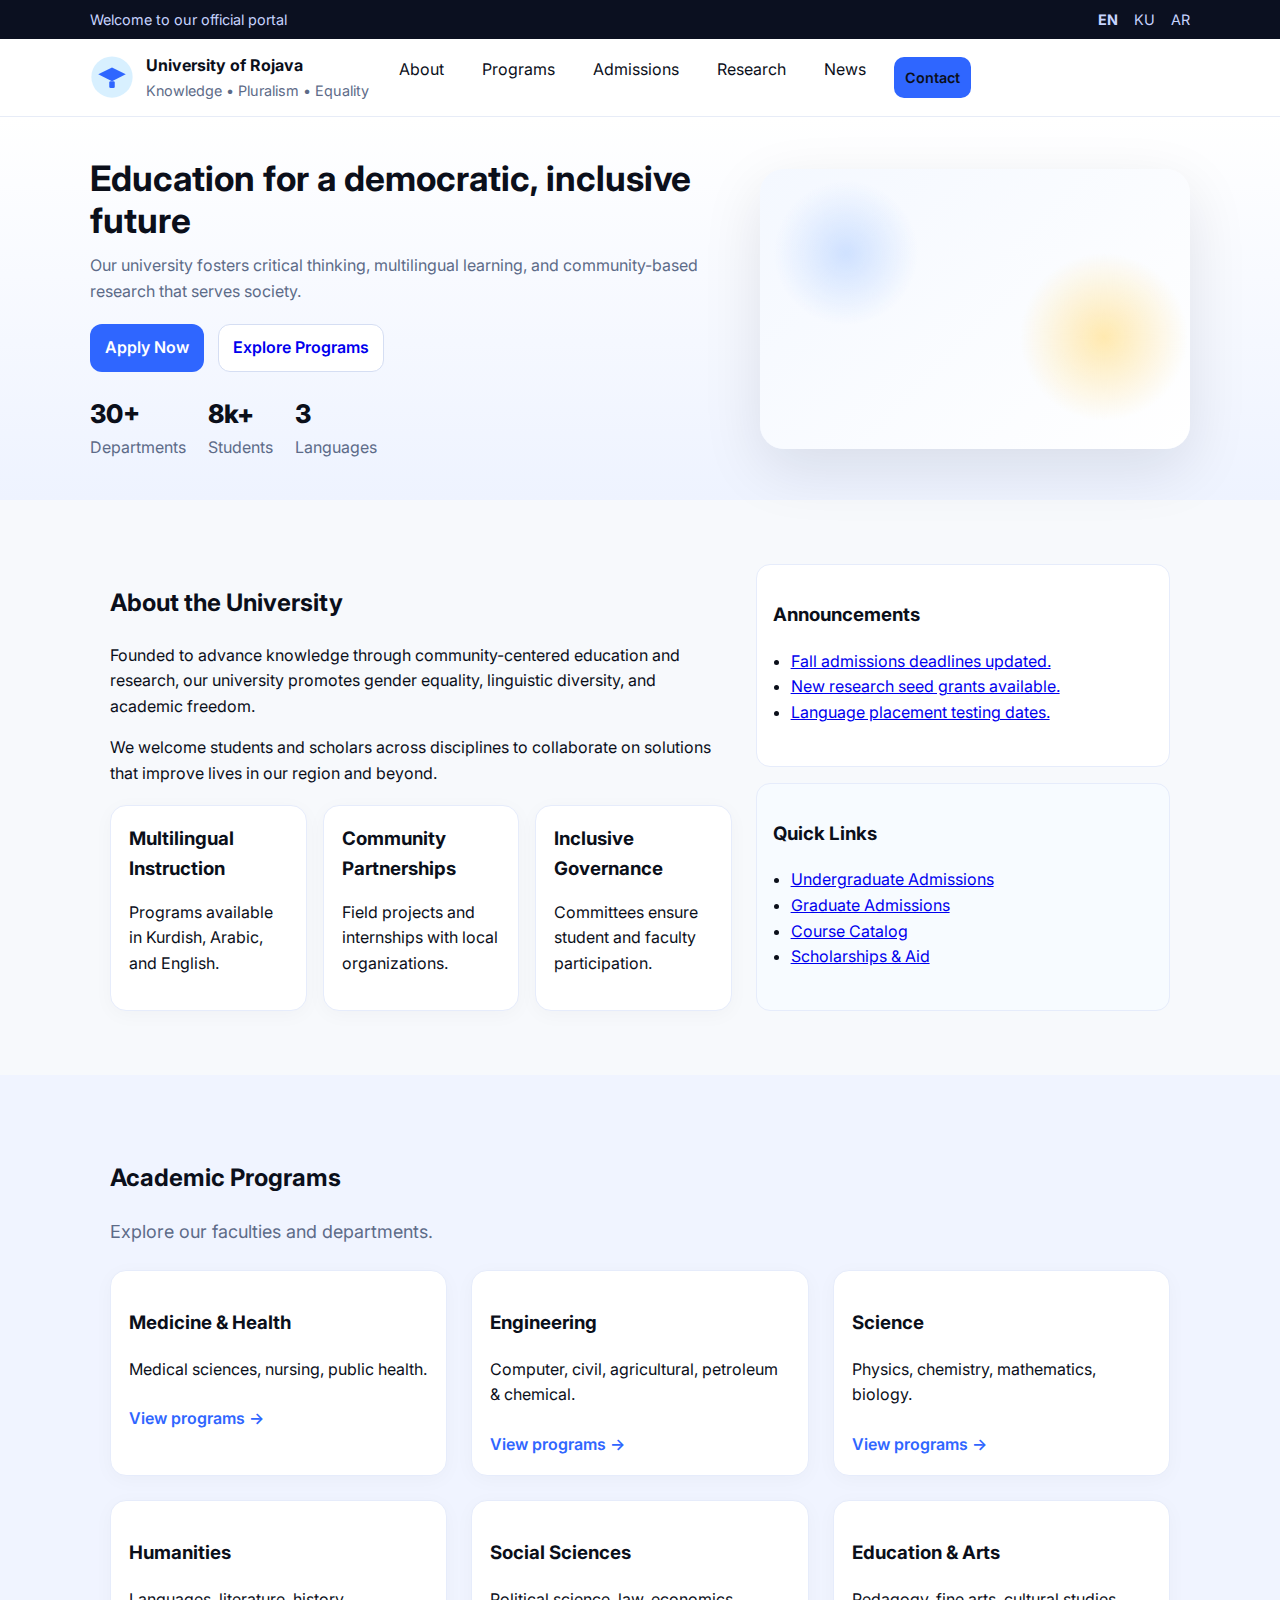
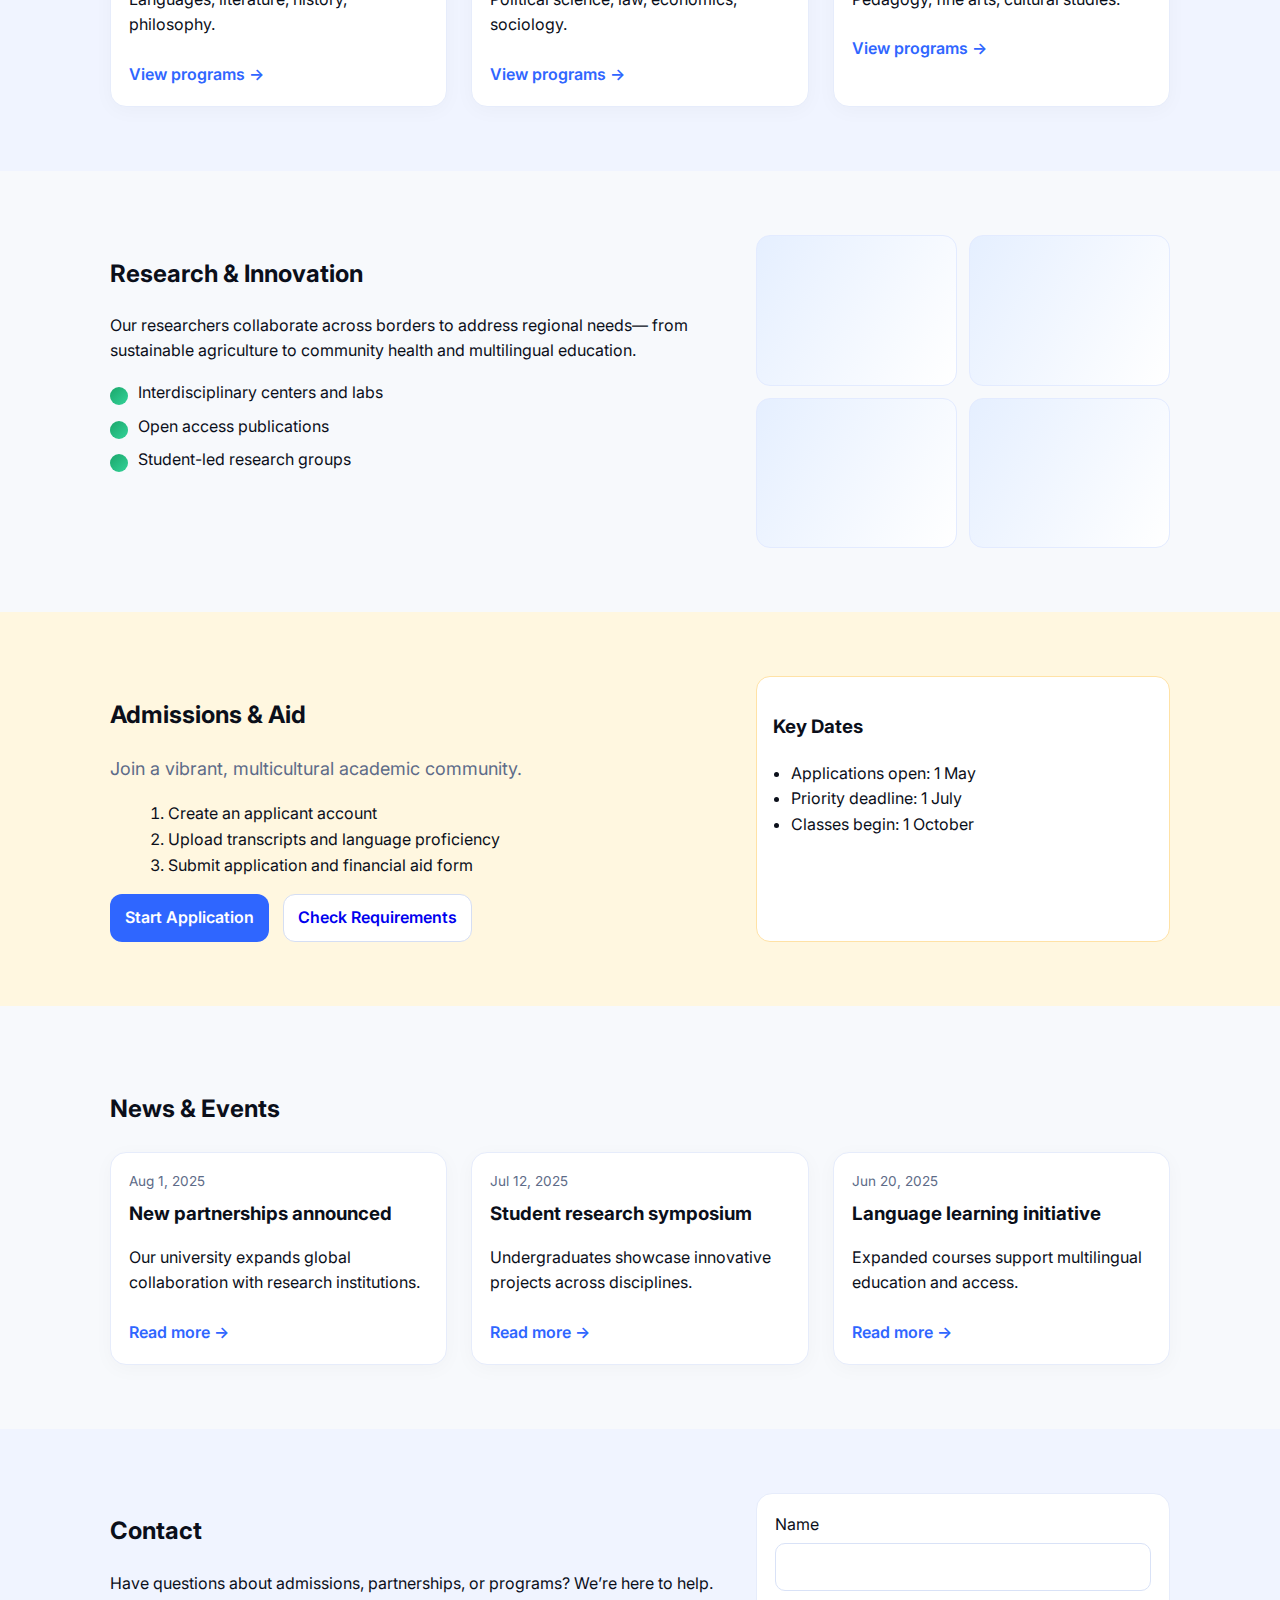
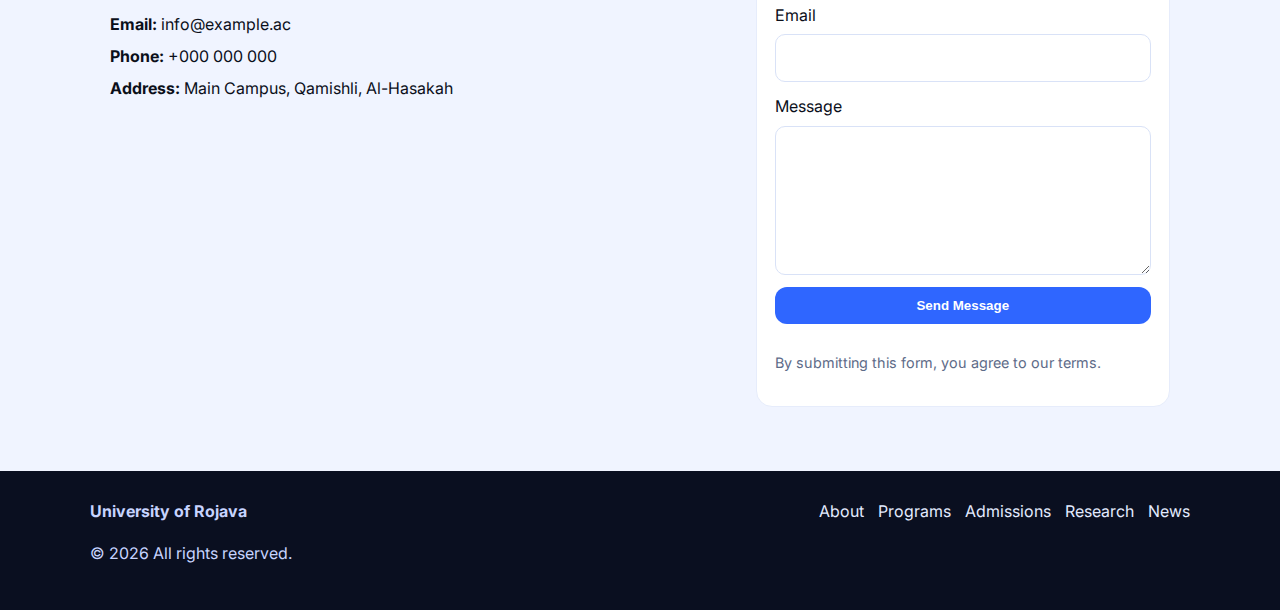
<file: Webpage/HomePage/index.html>
<!doctype html>
<html lang="en">
<head>
  <meta charset="utf-8" />
  <meta name="viewport" content="width=device-width,initial-scale=1" />
  <title>University of Rojava — Official Site (Sample Template)</title>
  <meta name="description" content="A modern, accessible university website template you can adapt." />
  <link rel="preconnect" href="https://fonts.gstatic.com" crossorigin>
  <link href="https://fonts.googleapis.com/css2?family=Inter:wght@400;500;600;700;800&display=swap" rel="stylesheet">
  <link rel="stylesheet" href="styles.css" />
</head>
<body>
  <!-- Skip link -->
  <a class="skip-link" href="#main">Skip to content</a>

  <!-- Top Bar -->
  <div class="topbar">
    <div class="container topbar__inner">
      <span class="topbar__ann">Welcome to our official portal</span>
      <nav class="topbar__lang" aria-label="Language selector">
        <a href="#" aria-current="page">EN</a>
        <a href="#">KU</a>
        <a href="#">AR</a>
      </nav>
    </div>
  </div>

  <!-- Header -->
  <header class="header" role="banner">
    <div class="container header__inner">
      <a class="brand" href="#" aria-label="University home">
        <svg class="brand__logo" viewBox="0 0 64 64" role="img" aria-label="Logo">
          <circle cx="32" cy="32" r="30" class="logo-bg"/>
          <path d="M12 28 L32 18 L52 28 L32 38 Z" class="logo-peak"/>
          <rect x="28" y="38" width="8" height="10" rx="2" class="logo-peak"/>
        </svg>
        <div class="brand__text">
          <strong>University of Rojava</strong>
          <span>Knowledge • Pluralism • Equality</span>
        </div>
      </a>
      <button class="nav__toggle" aria-expanded="false" aria-controls="site-nav">Menu</button>
      <nav id="site-nav" class="nav" aria-label="Primary">
        <ul>
          <li><a href="#about">About</a></li>
          <li><a href="#programs">Programs</a></li>
          <li><a href="#admissions">Admissions</a></li>
          <li><a href="#research">Research</a></li>
          <li><a href="#news">News</a></li>
          <li><a href="#contact" class="btn btn--sm btn--primary">Contact</a></li>
        </ul>
      </nav>
    </div>
  </header>

  <!-- Hero -->
  <section class="hero" aria-label="University hero section">
    <div class="container hero__inner">
      <div class="hero__copy">
        <h1>Education for a democratic, inclusive future</h1>
        <p>Our university fosters critical thinking, multilingual learning, and community-based research that serves society.</p>
        <div class="hero__cta">
          <a href="#admissions" class="btn btn--primary">Apply Now</a>
          <a href="#programs" class="btn btn--ghost">Explore Programs</a>
        </div>
        <ul class="stats" aria-label="Key figures">
          <li><span class="stats__num">30+</span><span class="stats__label">Departments</span></li>
          <li><span class="stats__num">8k+</span><span class="stats__label">Students</span></li>
          <li><span class="stats__num">3</span><span class="stats__label">Languages</span></li>
        </ul>
      </div>
      <div class="hero__art" aria-hidden="true">
        <div class="hero__blob"></div>
      </div>
    </div>
  </section>

  <main id="main">
    <!-- About -->
    <section id="about" class="section">
      <div class="container grid grid--2">
        <div>
          <h2>About the University</h2>
          <p>
            Founded to advance knowledge through community-centered education and research, our university
            promotes gender equality, linguistic diversity, and academic freedom.
          </p>
          <p>
            We welcome students and scholars across disciplines to collaborate on solutions that improve lives
            in our region and beyond.
          </p>
          <div class="feature-cards">
            <article class="card card--feature">
              <h3>Multilingual Instruction</h3>
              <p>Programs available in Kurdish, Arabic, and English.</p>
            </article>
            <article class="card card--feature">
              <h3>Community Partnerships</h3>
              <p>Field projects and internships with local organizations.</p>
            </article>
            <article class="card card--feature">
              <h3>Inclusive Governance</h3>
              <p>Committees ensure student and faculty participation.</p>
            </article>
          </div>
        </div>
        <aside class="aside">
          <div class="notice">
            <h3>Announcements</h3>
            <ul class="list">
              <li><a href="#news">Fall admissions deadlines updated.</a></li>
              <li><a href="#news">New research seed grants available.</a></li>
              <li><a href="#news">Language placement testing dates.</a></li>
            </ul>
          </div>
          <div class="box box--accent">
            <h3>Quick Links</h3>
            <ul class="list">
              <li><a href="#admissions">Undergraduate Admissions</a></li>
              <li><a href="#admissions">Graduate Admissions</a></li>
              <li><a href="#programs">Course Catalog</a></li>
              <li><a href="#contact">Scholarships & Aid</a></li>
            </ul>
          </div>
        </aside>
      </div>
    </section>

    <!-- Programs -->
    <section id="programs" class="section section--alt">
      <div class="container">
        <h2>Academic Programs</h2>
        <p class="lead">Explore our faculties and departments.</p>
        <div class="grid grid--3 cards">
          <article class="card">
            <h3>Medicine & Health</h3>
            <p>Medical sciences, nursing, public health.</p>
            <a class="card__link" href="#">View programs →</a>
          </article>
          <article class="card">
            <h3>Engineering</h3>
            <p>Computer, civil, agricultural, petroleum & chemical.</p>
            <a class="card__link" href="#">View programs →</a>
          </article>
          <article class="card">
            <h3>Science</h3>
            <p>Physics, chemistry, mathematics, biology.</p>
            <a class="card__link" href="#">View programs →</a>
          </article>
          <article class="card">
            <h3>Humanities</h3>
            <p>Languages, literature, history, philosophy.</p>
            <a class="card__link" href="#">View programs →</a>
          </article>
          <article class="card">
            <h3>Social Sciences</h3>
            <p>Political science, law, economics, sociology.</p>
            <a class="card__link" href="#">View programs →</a>
          </article>
          <article class="card">
            <h3>Education & Arts</h3>
            <p>Pedagogy, fine arts, cultural studies.</p>
            <a class="card__link" href="#">View programs →</a>
          </article>
        </div>
      </div>
    </section>

    <!-- Research -->
    <section id="research" class="section">
      <div class="container grid grid--2">
        <div>
          <h2>Research & Innovation</h2>
          <p>
            Our researchers collaborate across borders to address regional needs—
            from sustainable agriculture to community health and multilingual education.
          </p>
          <ul class="checklist">
            <li>Interdisciplinary centers and labs</li>
            <li>Open access publications</li>
            <li>Student-led research groups</li>
          </ul>
        </div>
        <div class="tiles">
          <div class="tile"></div>
          <div class="tile"></div>
          <div class="tile"></div>
          <div class="tile"></div>
        </div>
      </div>
    </section>

    <!-- Admissions -->
    <section id="admissions" class="section section--accent">
      <div class="container grid grid--2">
        <div>
          <h2>Admissions & Aid</h2>
          <p class="lead">Join a vibrant, multicultural academic community.</p>
          <ol class="steps" aria-label="Application steps">
            <li>Create an applicant account</li>
            <li>Upload transcripts and language proficiency</li>
            <li>Submit application and financial aid form</li>
          </ol>
          <div class="cta-row">
            <a class="btn btn--primary" href="#">Start Application</a>
            <a class="btn btn--ghost" href="#">Check Requirements</a>
          </div>
        </div>
        <div class="panel">
          <h3>Key Dates</h3>
          <ul class="list">
            <li>Applications open: 1 May</li>
            <li>Priority deadline: 1 July</li>
            <li>Classes begin: 1 October</li>
          </ul>
        </div>
      </div>
    </section>

    <!-- News -->
    <section id="news" class="section">
      <div class="container">
        <h2>News & Events</h2>
        <div class="grid grid--3 cards">
          <article class="card card--news">
            <time datetime="2025-08-01" class="card__eyebrow">Aug 1, 2025</time>
            <h3>New partnerships announced</h3>
            <p>Our university expands global collaboration with research institutions.</p>
            <a class="card__link" href="#">Read more →</a>
          </article>
          <article class="card card--news">
            <time datetime="2025-07-12" class="card__eyebrow">Jul 12, 2025</time>
            <h3>Student research symposium</h3>
            <p>Undergraduates showcase innovative projects across disciplines.</p>
            <a class="card__link" href="#">Read more →</a>
          </article>
          <article class="card card--news">
            <time datetime="2025-06-20" class="card__eyebrow">Jun 20, 2025</time>
            <h3>Language learning initiative</h3>
            <p>Expanded courses support multilingual education and access.</p>
            <a class="card__link" href="#">Read more →</a>
          </article>
        </div>
      </div>
    </section>

    <!-- Contact -->
    <section id="contact" class="section section--alt">
      <div class="container grid grid--2">
        <div>
          <h2>Contact</h2>
          <p>Have questions about admissions, partnerships, or programs? We’re here to help.</p>
          <ul class="contact">
            <li><strong>Email:</strong> info@example.ac</li>
            <li><strong>Phone:</strong> +000 000 000</li>
            <li><strong>Address:</strong> Main Campus, Qamishli, Al-Hasakah</li>
          </ul>
        </div>
        <form class="form" action="#" method="post" aria-label="Contact form">
          <label>
            <span>Name</span>
            <input type="text" name="name" required />
          </label>
          <label>
            <span>Email</span>
            <input type="email" name="email" required />
          </label>
          <label>
            <span>Message</span>
            <textarea name="message" rows="5" required></textarea>
          </label>
          <button class="btn btn--primary" type="submit">Send Message</button>
          <p class="form__note">By submitting this form, you agree to our terms.</p>
        </form>
      </div>
    </section>
  </main>

  <!-- Footer -->
  <footer class="footer" role="contentinfo">
    <div class="container footer__inner">
      <div class="footer__brand">
        <strong>University of Rojava</strong>
        <p>© <span id="year"></span> All rights reserved.</p>
      </div>
      <nav aria-label="Footer">
        <ul class="footer__nav">
          <li><a href="#about">About</a></li>
          <li><a href="#programs">Programs</a></li>
          <li><a href="#admissions">Admissions</a></li>
          <li><a href="#research">Research</a></li>
          <li><a href="#news">News</a></li>
        </ul>
      </nav>
    </div>
  </footer>

  <script>
    // Mobile nav toggle
    const toggle = document.querySelector('.nav__toggle');
    const nav = document.getElementById('site-nav');
    toggle.addEventListener('click', () => {
      const expanded = toggle.getAttribute('aria-expanded') === 'true' || false;
      toggle.setAttribute('aria-expanded', String(!expanded));
      nav.classList.toggle('nav--open');
    });
    // Year
    document.getElementById('year').textContent = new Date().getFullYear();
  </script>
</body>
</html>
</file>
<file: Webpage/HomePage/styles.css>
:root{
  --bg: #0b1020;
  --bg-soft:#0f1530;
  --fg:#0e1226;
  --card:#ffffff;
  --ink:#0b0f1a;
  --muted:#5d6b88;
  --brand:#2f66ff;
  --brand-2:#8fd3ff;
  --accent:#ffe38f;
  --ok:#1aa66a;
  --ring: 0 0 0 3px rgba(47,102,255,.25);
}

*{box-sizing:border-box}
html,body{height:100%}
body{
  margin:0;
  font-family:Inter,system-ui,-apple-system,Segoe UI,Roboto,Arial,Helvetica,sans-serif;
  line-height:1.6;
  color:var(--ink);
  background:#f7f9fc;
}

/* Utilities */
.container{max-width:1100px;margin-inline:auto;padding:0 20px}
.lead{font-size:1.125rem;color:var(--muted)}
.grid{display:grid;gap:24px}
.grid--2{grid-template-columns:1.5fr 1fr}
.grid--3{grid-template-columns:repeat(3,1fr)}
@media (max-width: 900px){
  .grid--2,.grid--3{grid-template-columns:1fr}
}
.section{padding:64px 0}
.section--alt{background:#f0f4ff}
.section--accent{background:#fff7e0}
.cards{margin-top:24px}
.list{margin:0;padding-left:18px}
.checklist{margin:0;padding:0;list-style:none}
.checklist li{padding-left:28px;position:relative;margin:8px 0}
.checklist li::before{
  content:"";
  position:absolute;left:0;top:.45em;
  width:18px;height:18px;border-radius:50%;
  background:linear-gradient(135deg,var(--ok),#34d399);
}
.steps{margin:0 0 16px 18px}

/* Skip link */
.skip-link{
  position:absolute;left:-999px;top:auto;width:1px;height:1px;overflow:hidden;
}
.skip-link:focus{
  position:static;width:auto;height:auto;background:#fff;border:2px solid var(--brand);padding:6px 10px;display:inline-block;margin:8px;
}

/* Topbar */
.topbar{background:var(--bg);color:#c7d4ff;font-size:.9rem}
.topbar__inner{display:flex;justify-content:space-between;align-items:center;padding:8px 0}
.topbar__lang a{color:#c7d4ff;text-decoration:none;margin-left:12px}
.topbar__lang a[aria-current="page"]{font-weight:700}

/* Header */
.header{background:#fff;position:sticky;top:0;z-index:30;border-bottom:1px solid #e7ecf7}
.header__inner{display:flex;align-items:center;gap:20px;padding:14px 0}
.brand{display:flex;align-items:center;gap:12px;text-decoration:none;color:inherit}
.brand__text span{display:block;color:var(--muted);font-size:.9rem}
.brand__logo{width:44px;height:44px}
.logo-bg{fill:var(--brand-2);opacity:.35}
.logo-peak{fill:var(--brand)}
.nav__toggle{display:none}
.nav ul{display:flex;gap:18px;list-style:none;margin:0;padding:0}
.nav a{color:inherit;text-decoration:none;padding:8px 10px;border-radius:10px}
.nav a:hover{background:#f1f4ff}
.btn{display:inline-block;border:1px solid #d5def3;border-radius:12px;padding:10px 14px;text-decoration:none;font-weight:600}
.btn--primary{background:var(--brand);color:#fff;border-color:transparent}
.btn--primary:focus{outline:none;box-shadow:var(--ring)}
.btn--ghost{background:#fff}
.btn--sm{padding:8px 10px;font-size:.9rem}

@media (max-width: 900px){
  .nav__toggle{display:inline-flex;margin-left:auto;border:1px solid #e3e9f9;background:#fff;border-radius:10px;padding:8px 10px}
  .nav{display:none;position:absolute;top:64px;left:0;right:0;background:#fff;border-bottom:1px solid #e7ecf7}
  .nav--open{display:block}
  .nav ul{flex-direction:column;padding:12px}
}

/* Hero */
.hero{background:linear-gradient(180deg,#fff 0,#eef3ff 100%)}
.hero__inner{display:grid;grid-template-columns:1.2fr .8fr;gap:24px;align-items:center;padding:40px 0}
.hero__copy h1{font-size:2.2rem;line-height:1.2;margin:0 0 12px}
.hero__copy p{color:var(--muted);margin:0 0 20px}
.hero__cta .btn{margin-right:10px}
.stats{display:flex;gap:22px;margin:22px 0 0;padding:0;list-style:none}
.stats__num{display:block;font-size:1.6rem;font-weight:800}
.stats__label{display:block;color:var(--muted)}
.hero__art{position:relative;height:280px}
.hero__blob{
  position:absolute;inset:0;border-radius:24px;
  background:
    radial-gradient(120px 120px at 20% 30%, #cfe1ff, transparent 60%),
    radial-gradient(140px 140px at 80% 60%, #ffe9b0, transparent 60%),
    linear-gradient(135deg, #f4f8ff, #fff);
  box-shadow:0 20px 60px rgba(14,18,38,.1);
}

@media (max-width: 900px){
  .hero__inner{grid-template-columns:1fr}
  .hero__art{height:200px}
}

/* Feature cards */
.feature-cards{display:grid;grid-template-columns:repeat(3,1fr);gap:16px;margin-top:18px}
.card{
  background:#fff;border:1px solid #e6ecfb;border-radius:16px;padding:18px;
  box-shadow:0 4px 20px rgba(15, 23, 42, .03);
}
.card--feature h3{margin:0 0 6px}
.card__link{display:inline-block;margin-top:8px;text-decoration:none;color:var(--brand);font-weight:600}
.card__eyebrow{color:var(--muted);font-size:.85rem;display:block;margin-bottom:6px}
.card--news h3{margin:0 0 6px}

@media (max-width: 900px){
  .feature-cards{grid-template-columns:1fr}
}

/* Aside boxes */
.aside{display:grid;gap:16px}
.notice,.box{background:#fff;border:1px solid #e6ecfb;border-radius:14px;padding:16px}
.box--accent{background:#f7fbff}

/* Tiles (research) */
.tiles{
  display:grid;grid-template-columns:repeat(2,1fr);gap:12px;align-content:start
}
.tile{
  aspect-ratio:4/3;border-radius:14px;
  background:
    linear-gradient(120deg, #e5efff, #fff),
    repeating-linear-gradient(45deg, #eaf1ff, #eaf1ff 10px, #ffffff 10px, #ffffff 20px);
  border:1px solid #e3ebff;
}

/* Admissions */
.panel{
  background:#fff;border:1px solid #ffe2a6;border-radius:14px;padding:16px
}
.cta-row .btn{margin-right:10px}

/* Contact */
.form{
  display:grid;gap:12px;background:#fff;border:1px solid #e6ecfb;border-radius:16px;padding:18px
}
.form label{display:grid;gap:6px}
input,textarea{
  border:1px solid #d9e2f7;border-radius:10px;padding:10px;font:inherit;
}
input:focus,textarea:focus{outline:none;box-shadow:var(--ring);border-color:var(--brand)}
.form__note{color:var(--muted);font-size:.9rem}
.contact{list-style:none;padding:0;margin:0}
.contact li{margin:6px 0}

/* Footer */
.footer{background:#0a0f20;color:#c7d4ff}
.footer__inner{display:flex;justify-content:space-between;align-items:flex-start;padding:28px 0;gap:20px}
.footer__nav{display:flex;gap:14px;list-style:none;margin:0;padding:0}
.footer a{color:#e3ebff;text-decoration:none}
.footer a:hover{text-decoration:underline}

@media (max-width: 900px){
  .footer__inner{flex-direction:column}
}
</file>
